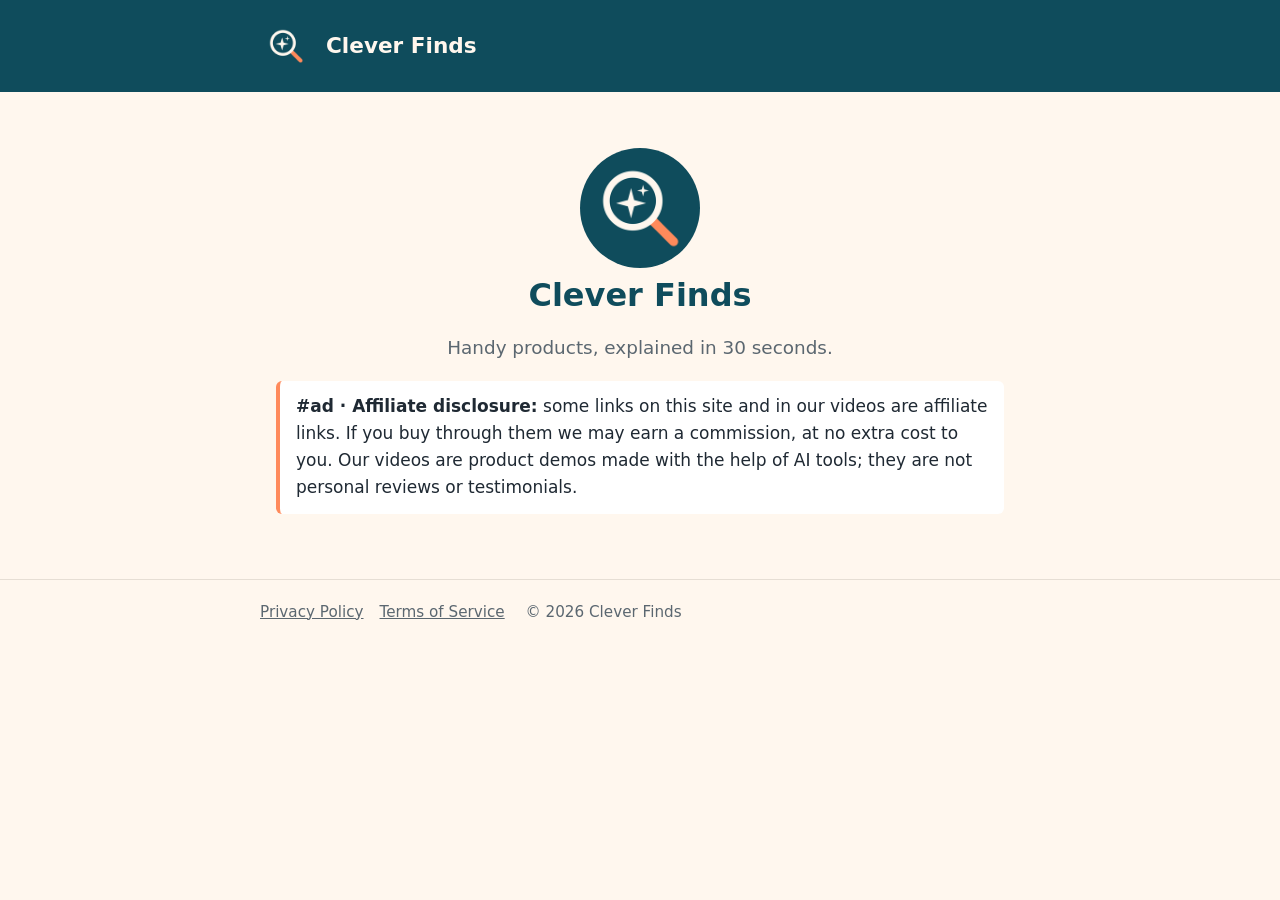
<file: index.html>
<!doctype html>
<html lang="en">
<head>
  <meta charset="utf-8">
  <meta name="viewport" content="width=device-width, initial-scale=1">
  <title>Clever Finds</title>
  <meta name="description" content="Clever Finds: handy products, explained in 30 seconds.">
  <link rel="icon" href="favicon.png">
  <link rel="stylesheet" href="style.css">
</head>
<body>
  <header><div class="wrap"><img src="logo.png" alt=""><a href="./">Clever Finds</a></div></header>
  <main class="wrap">
    <section class="hero">
      <img src="logo.png" alt="Clever Finds logo">
      <h1>Clever Finds</h1>
      <p>Handy products, explained in 30 seconds.</p>
    </section>
    <!-- Step 3 replaces this with the generated link-in-bio list of featured products. -->
    <p class="note"><strong>#ad · Affiliate disclosure:</strong> some links on this site and in our
      videos are affiliate links. If you buy through them we may earn a commission, at no extra cost
      to you. Our videos are product demos made with the help of AI tools; they are not personal
      reviews or testimonials.</p>
  </main>
  <footer><div class="wrap">
    <a href="privacy.html">Privacy Policy</a><a href="terms.html">Terms of Service</a>
    <span>© 2026 Clever Finds</span>
  </div></footer>
</body>
</html>
</file>
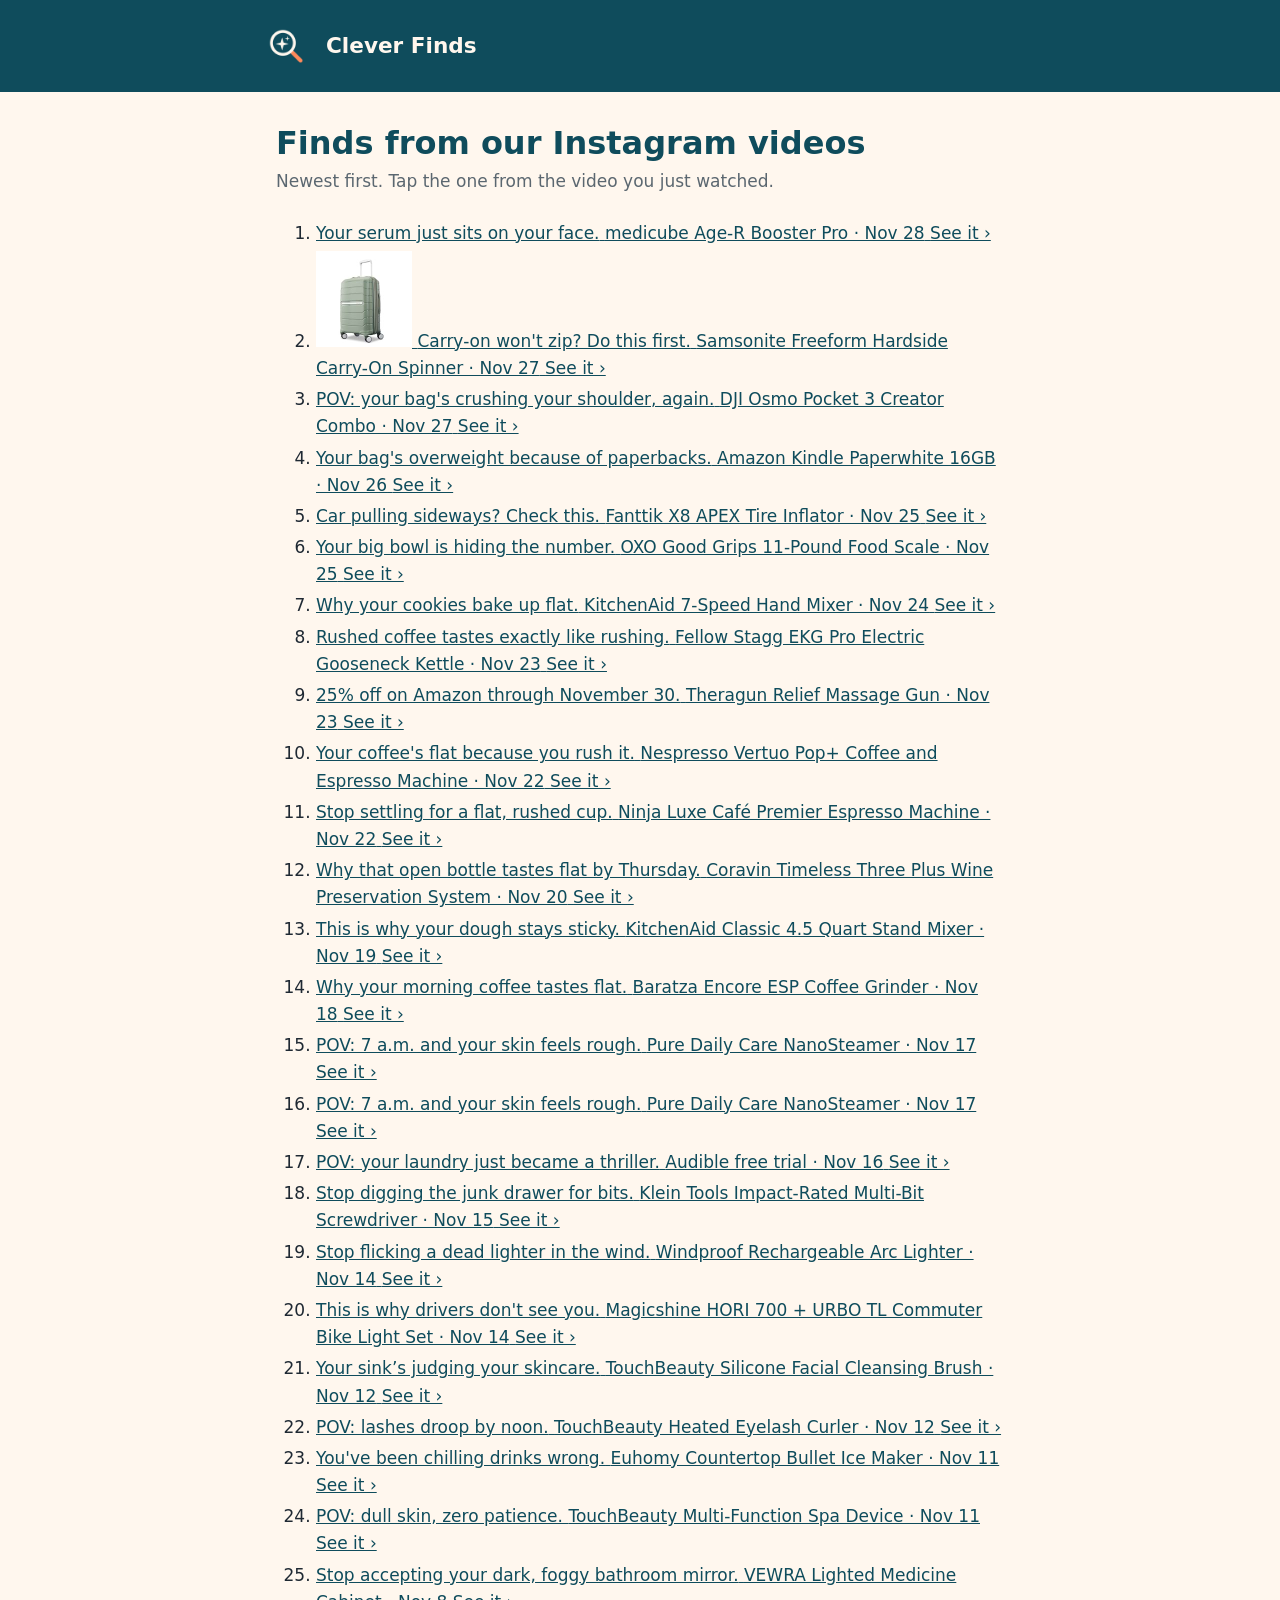
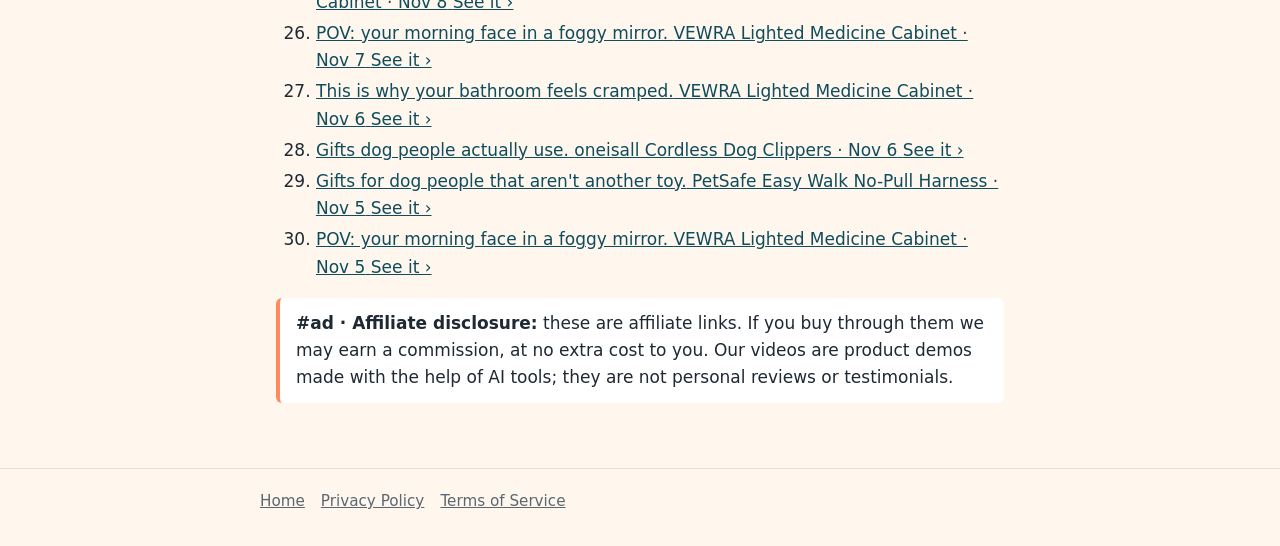
<file: instagram.html>
<!doctype html>
<html lang="en">
<head>
  <meta charset="utf-8">
  <meta name="viewport" content="width=device-width, initial-scale=1">
  <title>Clever Finds on Instagram</title>
  <meta name="description" content="The products from Clever Finds videos on Instagram.">
  <link rel="icon" href="favicon.png">
  <link rel="stylesheet" href="style.css">
</head>
<body>
  <header><div class="wrap"><img src="logo.png" alt=""><a href="./">Clever Finds</a></div></header>
  <main class="wrap">
    <h1>Finds from our Instagram videos</h1>
    <p class="updated">Newest first. Tap the one from the video you just watched.</p>
    
    <ol class="finds">
      
      <li>
        <a class="find" href="https://www.amazon.com/dp/B0CWK6YQ7V?tag=cleverfindsal-20" rel="sponsored noopener" target="_blank">
          
          <span class="find-hook">Your serum just sits on your face.</span>
          <span class="find-meta">medicube Age-R Booster Pro · Nov 28</span>
          <span class="find-go">See it ›</span>
        </a>
      </li>
      
      <li>
        <a class="find with-image" href="https://www.amazon.com/dp/B01LXOCTAZ?tag=cleverfindsal-20" rel="sponsored noopener" target="_blank">
          <img class="find-image" src="thumbs/234.jpg" alt="" width="96" height="96" loading="lazy">
          <span class="find-hook">Carry-on won&#39;t zip? Do this first.</span>
          <span class="find-meta">Samsonite Freeform Hardside Carry-On Spinner · Nov 27</span>
          <span class="find-go">See it ›</span>
        </a>
      </li>
      
      <li>
        <a class="find" href="https://www.amazon.com/dp/B0CG19FGQ5?tag=cleverfindsal-20" rel="sponsored noopener" target="_blank">
          
          <span class="find-hook">POV: your bag&#39;s crushing your shoulder, again.</span>
          <span class="find-meta">DJI Osmo Pocket 3 Creator Combo · Nov 27</span>
          <span class="find-go">See it ›</span>
        </a>
      </li>
      
      <li>
        <a class="find" href="https://www.amazon.com/dp/B0CFPJYX7P?tag=cleverfindsal-20" rel="sponsored noopener" target="_blank">
          
          <span class="find-hook">Your bag&#39;s overweight because of paperbacks.</span>
          <span class="find-meta">Amazon Kindle Paperwhite 16GB · Nov 26</span>
          <span class="find-go">See it ›</span>
        </a>
      </li>
      
      <li>
        <a class="find" href="https://www.amazon.com/dp/B0DFXRSFTV?tag=cleverfindsal-20" rel="sponsored noopener" target="_blank">
          
          <span class="find-hook">Car pulling sideways? Check this.</span>
          <span class="find-meta">Fanttik X8 APEX Tire Inflator · Nov 25</span>
          <span class="find-go">See it ›</span>
        </a>
      </li>
      
      <li>
        <a class="find" href="https://www.amazon.com/dp/B079D9B82W?tag=cleverfindsal-20" rel="sponsored noopener" target="_blank">
          
          <span class="find-hook">Your big bowl is hiding the number.</span>
          <span class="find-meta">OXO Good Grips 11-Pound Food Scale · Nov 25</span>
          <span class="find-go">See it ›</span>
        </a>
      </li>
      
      <li>
        <a class="find" href="https://www.amazon.com/dp/B00C0QJWAQ?tag=cleverfindsal-20" rel="sponsored noopener" target="_blank">
          
          <span class="find-hook">Why your cookies bake up flat.</span>
          <span class="find-meta">KitchenAid 7-Speed Hand Mixer · Nov 24</span>
          <span class="find-go">See it ›</span>
        </a>
      </li>
      
      <li>
        <a class="find" href="https://www.amazon.com/dp/B0BF7HJ8MX?tag=cleverfindsal-20" rel="sponsored noopener" target="_blank">
          
          <span class="find-hook">Rushed coffee tastes exactly like rushing.</span>
          <span class="find-meta">Fellow Stagg EKG Pro Electric Gooseneck Kettle · Nov 23</span>
          <span class="find-go">See it ›</span>
        </a>
      </li>
      
      <li>
        <a class="find" href="https://www.amazon.com/dp/B0CNS894RH?tag=cleverfindsal-20" rel="sponsored noopener" target="_blank">
          
          <span class="find-hook">25% off on Amazon through November 30.</span>
          <span class="find-meta">Theragun Relief Massage Gun · Nov 23</span>
          <span class="find-go">See it ›</span>
        </a>
      </li>
      
      <li>
        <a class="find" href="https://www.amazon.com/dp/B0DVD67F76?tag=cleverfindsal-20" rel="sponsored noopener" target="_blank">
          
          <span class="find-hook">Your coffee&#39;s flat because you rush it.</span>
          <span class="find-meta">Nespresso Vertuo Pop+ Coffee and Espresso Machine · Nov 22</span>
          <span class="find-go">See it ›</span>
        </a>
      </li>
      
      <li>
        <a class="find" href="https://www.amazon.com/dp/B0D45PK5V4?tag=cleverfindsal-20" rel="sponsored noopener" target="_blank">
          
          <span class="find-hook">Stop settling for a flat, rushed cup.</span>
          <span class="find-meta">Ninja Luxe Café Premier Espresso Machine · Nov 22</span>
          <span class="find-go">See it ›</span>
        </a>
      </li>
      
      <li>
        <a class="find" href="https://www.amazon.com/dp/B095BRZYP2?tag=cleverfindsal-20" rel="sponsored noopener" target="_blank">
          
          <span class="find-hook">Why that open bottle tastes flat by Thursday.</span>
          <span class="find-meta">Coravin Timeless Three Plus Wine Preservation System · Nov 20</span>
          <span class="find-go">See it ›</span>
        </a>
      </li>
      
      <li>
        <a class="find" href="https://www.amazon.com/dp/B00004SGFW?tag=cleverfindsal-20" rel="sponsored noopener" target="_blank">
          
          <span class="find-hook">This is why your dough stays sticky.</span>
          <span class="find-meta">KitchenAid Classic 4.5 Quart Stand Mixer · Nov 19</span>
          <span class="find-go">See it ›</span>
        </a>
      </li>
      
      <li>
        <a class="find" href="https://www.amazon.com/dp/B0BW272XCV?tag=cleverfindsal-20" rel="sponsored noopener" target="_blank">
          
          <span class="find-hook">Why your morning coffee tastes flat.</span>
          <span class="find-meta">Baratza Encore ESP Coffee Grinder · Nov 18</span>
          <span class="find-go">See it ›</span>
        </a>
      </li>
      
      <li>
        <a class="find" href="https://www.amazon.com/dp/B01BPKUCRE?tag=cleverfindsal-20" rel="sponsored noopener" target="_blank">
          
          <span class="find-hook">POV: 7 a.m. and your skin feels rough.</span>
          <span class="find-meta">Pure Daily Care NanoSteamer · Nov 17</span>
          <span class="find-go">See it ›</span>
        </a>
      </li>
      
      <li>
        <a class="find" href="https://www.amazon.com/dp/B01BPKUCRE?tag=cleverfindsal-20" rel="sponsored noopener" target="_blank">
          
          <span class="find-hook">POV: 7 a.m. and your skin feels rough.</span>
          <span class="find-meta">Pure Daily Care NanoSteamer · Nov 17</span>
          <span class="find-go">See it ›</span>
        </a>
      </li>
      
      <li>
        <a class="find" href="https://www.amazon.com/dp/B00NB86OYE?tag=cleverfindsal-20" rel="sponsored noopener" target="_blank">
          
          <span class="find-hook">POV: your laundry just became a thriller.</span>
          <span class="find-meta">Audible free trial · Nov 16</span>
          <span class="find-go">See it ›</span>
        </a>
      </li>
      
      <li>
        <a class="find" href="https://www.amazon.com/dp/B0DK2H7G5G?tag=cleverfindsal-20" rel="sponsored noopener" target="_blank">
          
          <span class="find-hook">Stop digging the junk drawer for bits.</span>
          <span class="find-meta">Klein Tools Impact-Rated Multi-Bit Screwdriver · Nov 15</span>
          <span class="find-go">See it ›</span>
        </a>
      </li>
      
      <li>
        <a class="find" href="https://www.amazon.com/dp/B0D4PHGPMN?tag=cleverfindsal-20" rel="sponsored noopener" target="_blank">
          
          <span class="find-hook">Stop flicking a dead lighter in the wind.</span>
          <span class="find-meta">Windproof Rechargeable Arc Lighter · Nov 14</span>
          <span class="find-go">See it ›</span>
        </a>
      </li>
      
      <li>
        <a class="find" href="https://www.awin1.com/cread.php?awinmid=107838&amp;awinaffid=3143219&amp;clickref=instagram-132&amp;campaign=instagram-132&amp;ued=https%3A%2F%2Fmagicshine.com%2Fproducts%2Fhori-700-urbo-tl-bundle%3Fvariant%3D46823454670985" rel="sponsored noopener" target="_blank">
          
          <span class="find-hook">This is why drivers don&#39;t see you.</span>
          <span class="find-meta">Magicshine HORI 700 + URBO TL Commuter Bike Light Set · Nov 14</span>
          <span class="find-go">See it ›</span>
        </a>
      </li>
      
      <li>
        <a class="find" href="https://www.awin1.com/cread.php?awinmid=121158&amp;awinaffid=3143219&amp;clickref=instagram-94&amp;campaign=instagram-94&amp;ued=https%3A%2F%2Ftouchbeauty.com%2Fproducts%2Fsonic-facial-cleanser%3Fvariant%3D47794416025829" rel="sponsored noopener" target="_blank">
          
          <span class="find-hook">Your sink’s judging your skincare.</span>
          <span class="find-meta">TouchBeauty Silicone Facial Cleansing Brush · Nov 12</span>
          <span class="find-go">See it ›</span>
        </a>
      </li>
      
      <li>
        <a class="find" href="https://www.awin1.com/cread.php?awinmid=121158&amp;awinaffid=3143219&amp;clickref=instagram-105&amp;campaign=instagram-105&amp;ued=https%3A%2F%2Ftouchbeauty.com%2Fproducts%2Fheated-eyelash-curler%3Fvariant%3D47618374959333" rel="sponsored noopener" target="_blank">
          
          <span class="find-hook">POV: lashes droop by noon.</span>
          <span class="find-meta">TouchBeauty Heated Eyelash Curler · Nov 12</span>
          <span class="find-go">See it ›</span>
        </a>
      </li>
      
      <li>
        <a class="find" href="https://www.awin1.com/cread.php?awinmid=123988&amp;awinaffid=3143219&amp;clickref=instagram-90&amp;campaign=instagram-90&amp;ued=https%3A%2F%2Fwww.euhomy.com%2Fproducts%2Fdart-h1-countertop-ice-maker-26-3lbs%3Fvariant%3D44617649062066" rel="sponsored noopener" target="_blank">
          
          <span class="find-hook">You&#39;ve been chilling drinks wrong.</span>
          <span class="find-meta">Euhomy Countertop Bullet Ice Maker · Nov 11</span>
          <span class="find-go">See it ›</span>
        </a>
      </li>
      
      <li>
        <a class="find" href="https://www.awin1.com/cread.php?awinmid=121158&amp;awinaffid=3143219&amp;clickref=instagram-86&amp;campaign=instagram-86&amp;ued=https%3A%2F%2Ftouchbeauty.com%2Fproducts%2Fmulti-function-massager%3Fvariant%3D31826603573385" rel="sponsored noopener" target="_blank">
          
          <span class="find-hook">POV: dull skin, zero patience.</span>
          <span class="find-meta">TouchBeauty Multi-Function Spa Device · Nov 11</span>
          <span class="find-go">See it ›</span>
        </a>
      </li>
      
      <li>
        <a class="find" href="https://www.awin1.com/cread.php?awinmid=99013&amp;awinaffid=3143219&amp;clickref=instagram-68&amp;campaign=instagram-68&amp;ued=https%3A%2F%2Fsimpleprojectus.com%2Fproducts%2Flighted-medicine-cabinet-20-30-left-hinged%3Fvariant%3D46213291835649" rel="sponsored noopener" target="_blank">
          
          <span class="find-hook">Stop accepting your dark, foggy bathroom mirror.</span>
          <span class="find-meta">VEWRA Lighted Medicine Cabinet · Nov 8</span>
          <span class="find-go">See it ›</span>
        </a>
      </li>
      
      <li>
        <a class="find" href="https://www.awin1.com/cread.php?awinmid=99013&amp;awinaffid=3143219&amp;clickref=instagram-47&amp;campaign=instagram-47&amp;ued=https%3A%2F%2Fsimpleprojectus.com%2Fproducts%2Flighted-medicine-cabinet-20-30-left-hinged%3Fvariant%3D46213291835649" rel="sponsored noopener" target="_blank">
          
          <span class="find-hook">POV: your morning face in a foggy mirror.</span>
          <span class="find-meta">VEWRA Lighted Medicine Cabinet · Nov 7</span>
          <span class="find-go">See it ›</span>
        </a>
      </li>
      
      <li>
        <a class="find" href="https://www.awin1.com/cread.php?awinmid=99013&amp;awinaffid=3143219&amp;clickref=instagram-43&amp;campaign=instagram-43&amp;ued=https%3A%2F%2Fsimpleprojectus.com%2Fproducts%2Flighted-medicine-cabinet-20-30-left-hinged%3Fvariant%3D46213291835649" rel="sponsored noopener" target="_blank">
          
          <span class="find-hook">This is why your bathroom feels cramped.</span>
          <span class="find-meta">VEWRA Lighted Medicine Cabinet · Nov 6</span>
          <span class="find-go">See it ›</span>
        </a>
      </li>
      
      <li>
        <a class="find" href="https://www.amazon.com/dp/B0DCZ9WN8Q?tag=cleverfindsal-20" rel="sponsored noopener" target="_blank">
          
          <span class="find-hook">Gifts dog people actually use.</span>
          <span class="find-meta">oneisall Cordless Dog Clippers · Nov 6</span>
          <span class="find-go">See it ›</span>
        </a>
      </li>
      
      <li>
        <a class="find" href="https://www.amazon.com/dp/B000E69VDC?tag=cleverfindsal-20" rel="sponsored noopener" target="_blank">
          
          <span class="find-hook">Gifts for dog people that aren&#39;t another toy.</span>
          <span class="find-meta">PetSafe Easy Walk No-Pull Harness · Nov 5</span>
          <span class="find-go">See it ›</span>
        </a>
      </li>
      
      <li>
        <a class="find" href="https://www.awin1.com/cread.php?awinmid=99013&amp;awinaffid=3143219&amp;clickref=instagram-36&amp;campaign=instagram-36&amp;ued=https%3A%2F%2Fsimpleprojectus.com%2Fproducts%2Flighted-medicine-cabinet-20-30-left-hinged%3Fvariant%3D46213291835649" rel="sponsored noopener" target="_blank">
          
          <span class="find-hook">POV: your morning face in a foggy mirror.</span>
          <span class="find-meta">VEWRA Lighted Medicine Cabinet · Nov 5</span>
          <span class="find-go">See it ›</span>
        </a>
      </li>
      
    </ol>
    
    <p class="note"><strong>#ad · Affiliate disclosure:</strong> these are affiliate links. If you buy
      through them we may earn a commission, at no extra cost to you. Our videos are product demos
      made with the help of AI tools; they are not personal reviews or testimonials.</p>
  </main>
  <footer><div class="wrap">
    <a href="./">Home</a><a href="privacy.html">Privacy Policy</a><a href="terms.html">Terms of Service</a>
  </div></footer>
</body>
</html>
</file>
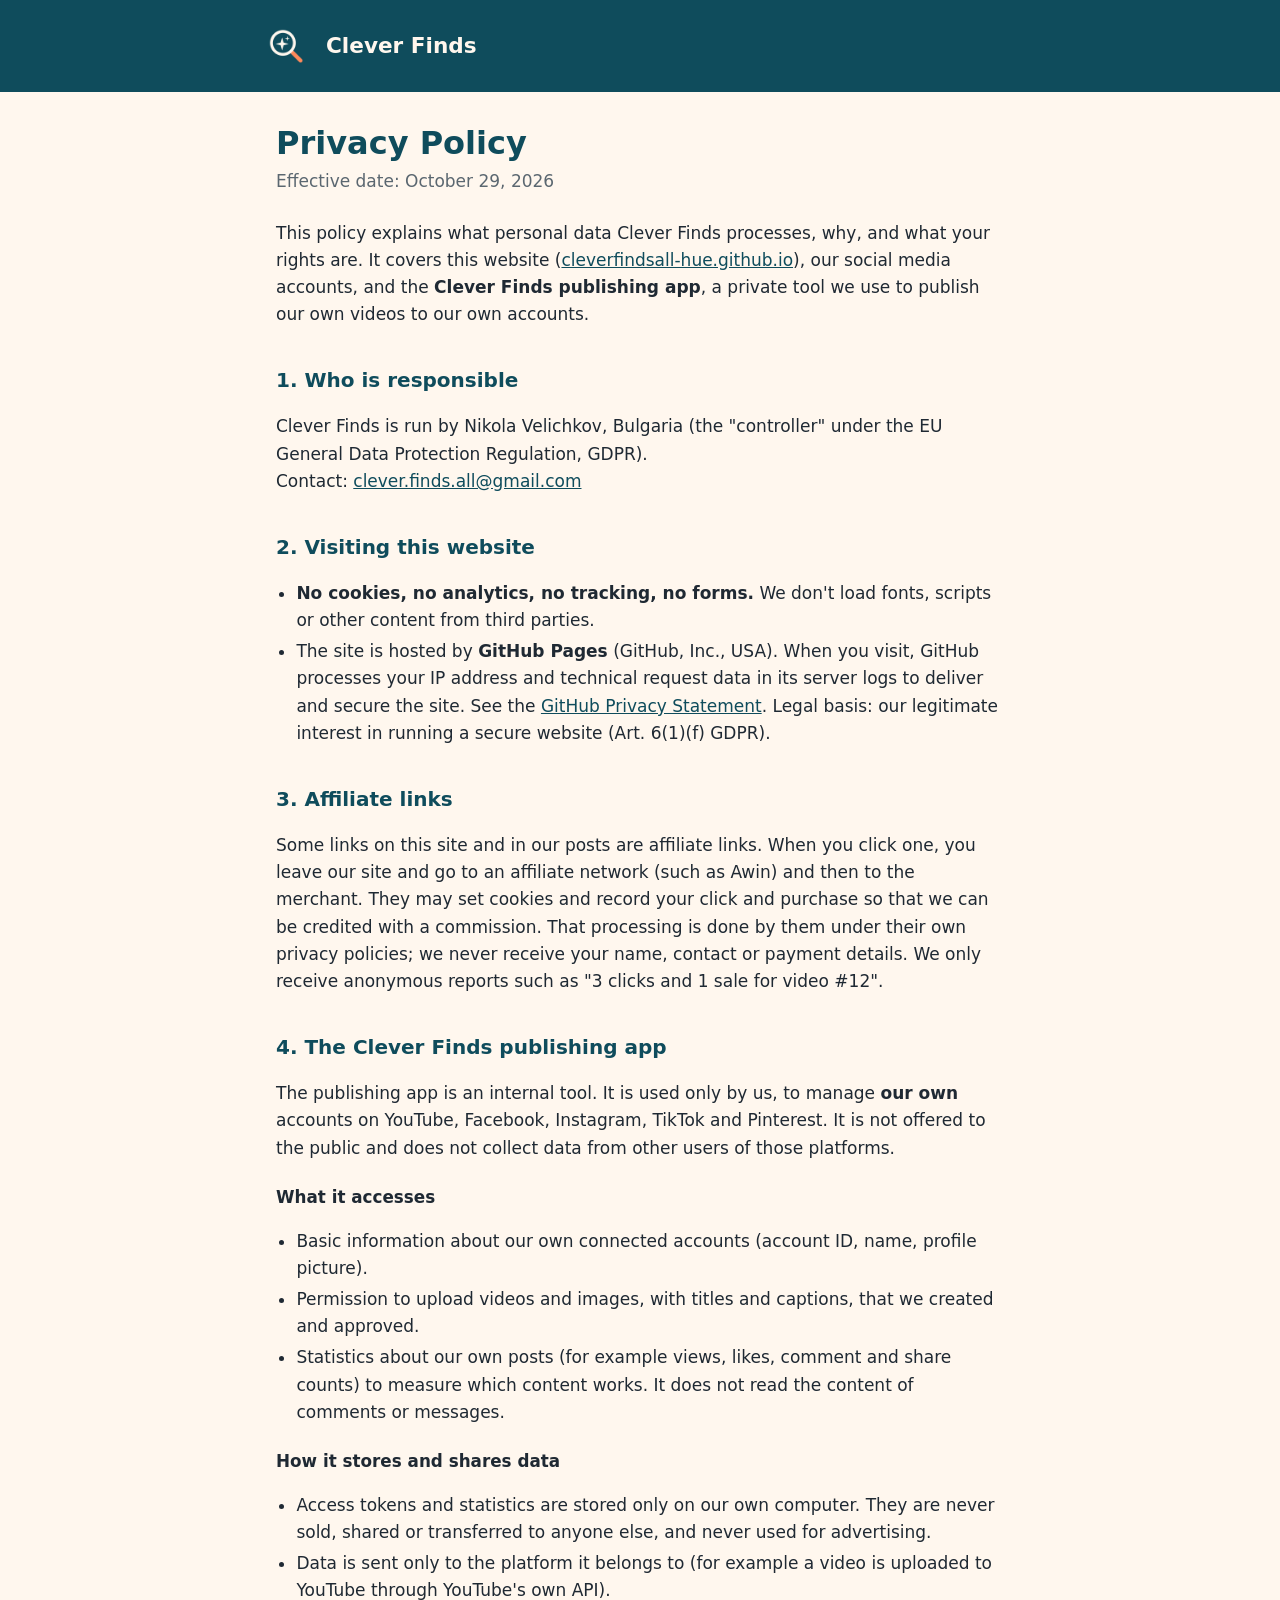
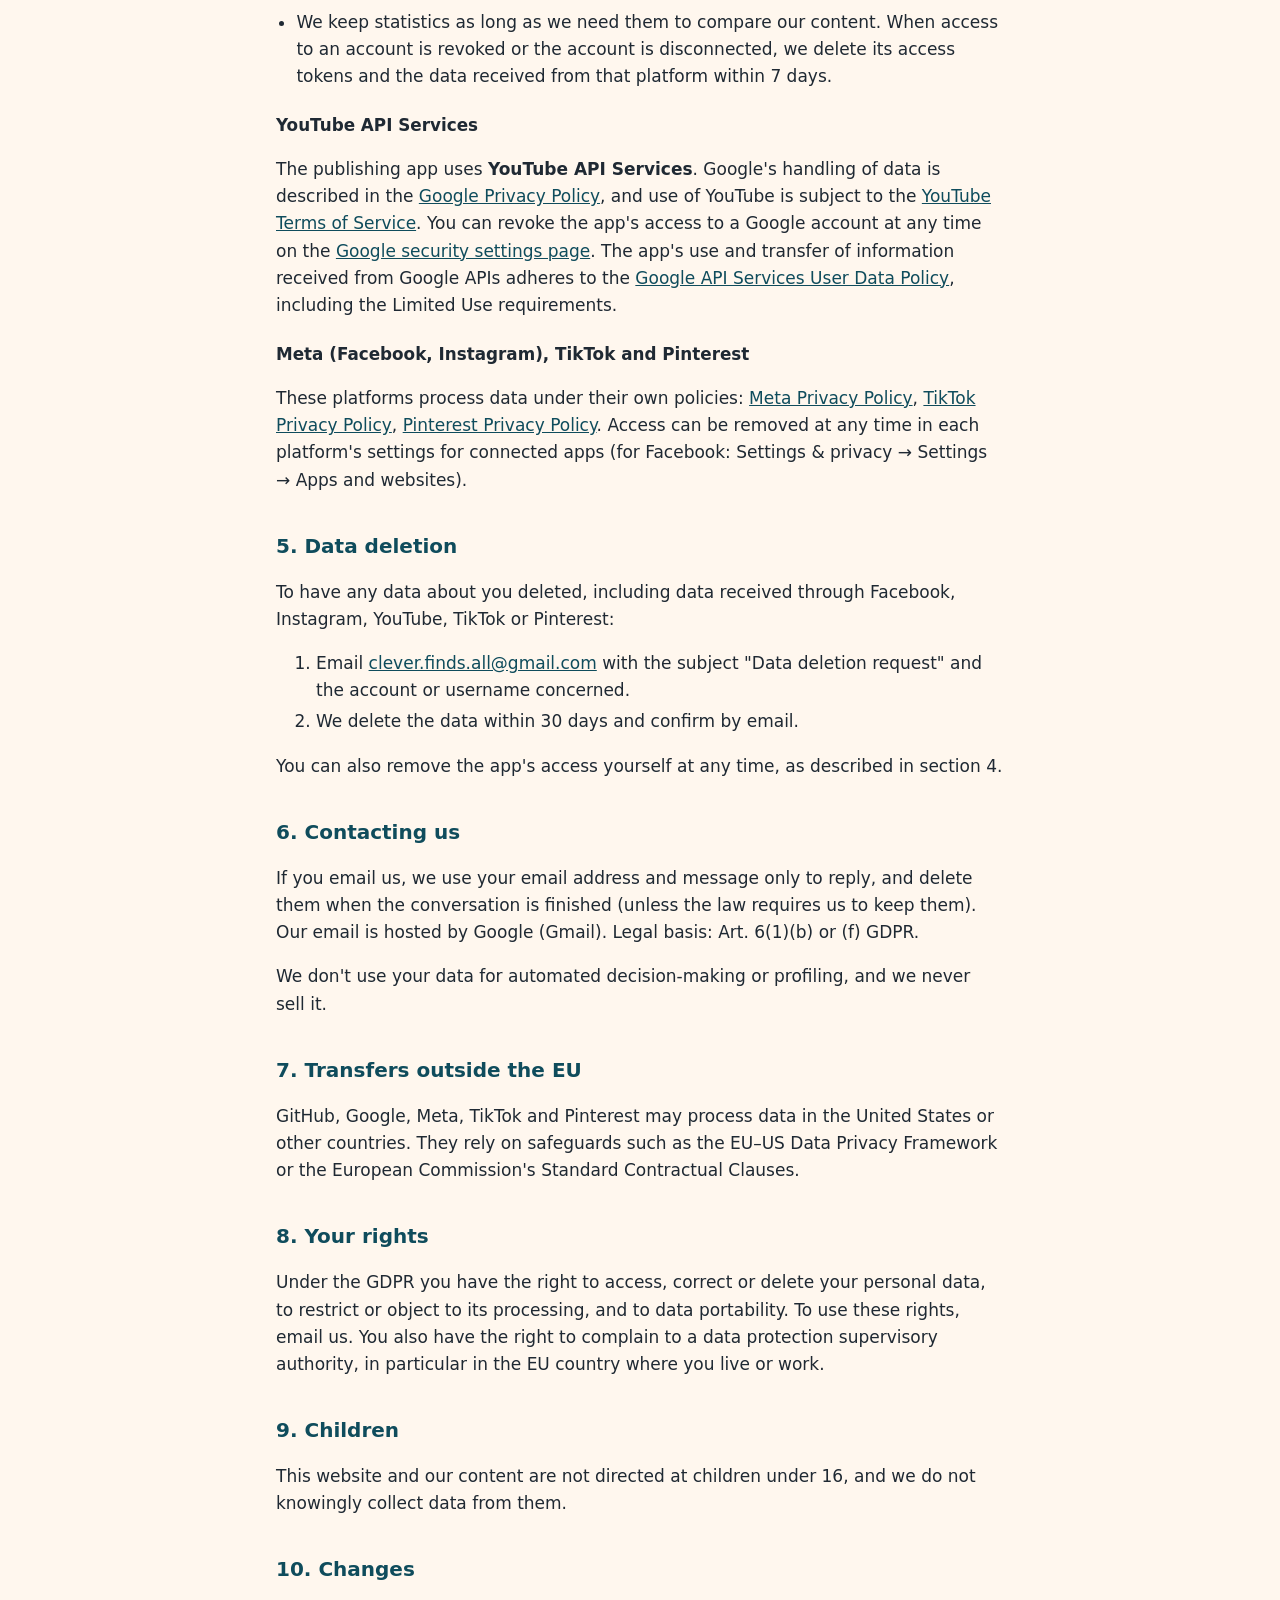
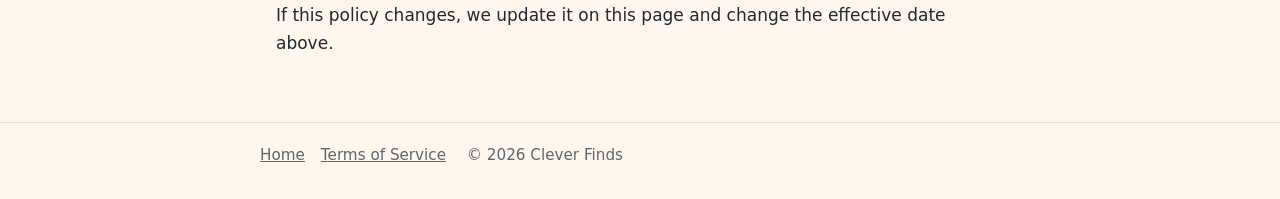
<file: privacy.html>
<!doctype html>
<html lang="en">
<head>
  <meta charset="utf-8">
  <meta name="viewport" content="width=device-width, initial-scale=1">
  <title>Privacy Policy · Clever Finds</title>
  <link rel="icon" href="favicon.png">
  <link rel="stylesheet" href="style.css">
</head>
<body>
  <header><div class="wrap"><img src="logo.png" alt=""><a href="./">Clever Finds</a></div></header>
  <main class="wrap">
    <h1>Privacy Policy</h1>
    <p class="updated">Effective date: October 29, 2026</p>

    <p>This policy explains what personal data Clever Finds processes, why, and what your rights are.
      It covers this website (<a href="https://cleverfindsall-hue.github.io/">cleverfindsall-hue.github.io</a>),
      our social media accounts, and the <strong>Clever Finds publishing app</strong>, a private tool we
      use to publish our own videos to our own accounts.</p>

    <h2 id="controller">1. Who is responsible</h2>
    <p>Clever Finds is run by Nikola Velichkov, Bulgaria (the "controller" under the EU General Data
      Protection Regulation, GDPR).<br>
      Contact: <a href="mailto:clever.finds.all@gmail.com">clever.finds.all@gmail.com</a></p>

    <h2 id="website">2. Visiting this website</h2>
    <ul>
      <li><strong>No cookies, no analytics, no tracking, no forms.</strong> We don't load fonts, scripts
        or other content from third parties.</li>
      <li>The site is hosted by <strong>GitHub Pages</strong> (GitHub, Inc., USA). When you visit, GitHub
        processes your IP address and technical request data in its server logs to deliver and secure
        the site. See the
        <a href="https://docs.github.com/en/site-policy/privacy-policies/github-general-privacy-statement">GitHub
        Privacy Statement</a>. Legal basis: our legitimate interest in running a secure website
        (Art. 6(1)(f) GDPR).</li>
    </ul>

    <h2 id="affiliate">3. Affiliate links</h2>
    <p>Some links on this site and in our posts are affiliate links. When you click one, you leave our
      site and go to an affiliate network (such as Awin) and then to the merchant. They may set cookies and
      record your click and purchase so that we can be credited with a commission. That processing is done
      by them under their own privacy policies; we never receive your name, contact or payment details.
      We only receive anonymous reports such as "3 clicks and 1 sale for video #12".</p>

    <h2 id="app">4. The Clever Finds publishing app</h2>
    <p>The publishing app is an internal tool. It is used only by us, to manage
      <strong>our own</strong> accounts on YouTube, Facebook, Instagram, TikTok and Pinterest. It is not
      offered to the public and does not collect data from other users of those platforms.</p>
    <h3>What it accesses</h3>
    <ul>
      <li>Basic information about our own connected accounts (account ID, name, profile picture).</li>
      <li>Permission to upload videos and images, with titles and captions, that we created and
        approved.</li>
      <li>Statistics about our own posts (for example views, likes, comment and share counts) to measure
        which content works. It does not read the content of comments or messages.</li>
    </ul>
    <h3>How it stores and shares data</h3>
    <ul>
      <li>Access tokens and statistics are stored only on our own computer. They are never sold, shared or
        transferred to anyone else, and never used for advertising.</li>
      <li>Data is sent only to the platform it belongs to (for example a video is uploaded to YouTube
        through YouTube's own API).</li>
      <li>We keep statistics as long as we need them to compare our content. When access to an account
        is revoked or the account is disconnected, we delete its access tokens and the data received
        from that platform within 7 days.</li>
    </ul>

    <h3 id="youtube">YouTube API Services</h3>
    <p>The publishing app uses <strong>YouTube API Services</strong>. Google's handling of data is
      described in the <a href="https://policies.google.com/privacy">Google Privacy Policy</a>, and use
      of YouTube is subject to the <a href="https://www.youtube.com/t/terms">YouTube Terms of Service</a>.
      You can revoke the app's access to a Google account at any time on the
      <a href="https://security.google.com/settings/security/permissions">Google security settings
      page</a>. The app's use and transfer of information received from Google APIs adheres to the
      <a href="https://developers.google.com/terms/api-services-user-data-policy">Google API Services
      User Data Policy</a>, including the Limited Use requirements.</p>

    <h3 id="other-platforms">Meta (Facebook, Instagram), TikTok and Pinterest</h3>
    <p>These platforms process data under their own policies:
      <a href="https://www.facebook.com/privacy/policy/">Meta Privacy Policy</a>,
      <a href="https://www.tiktok.com/legal/page/eea/privacy-policy/en">TikTok Privacy Policy</a>,
      <a href="https://policy.pinterest.com/en/privacy-policy">Pinterest Privacy Policy</a>.
      Access can be removed at any time in each platform's settings for connected apps (for Facebook:
      Settings &amp; privacy → Settings → Apps and websites).</p>

    <h2 id="data-deletion">5. Data deletion</h2>
    <p>To have any data about you deleted, including data received through Facebook, Instagram, YouTube,
      TikTok or Pinterest:</p>
    <ol>
      <li>Email <a href="mailto:clever.finds.all@gmail.com?subject=Data%20deletion%20request">clever.finds.all@gmail.com</a>
        with the subject "Data deletion request" and the account or username concerned.</li>
      <li>We delete the data within 30 days and confirm by email.</li>
    </ol>
    <p>You can also remove the app's access yourself at any time, as described in section 4.</p>

    <h2 id="contact">6. Contacting us</h2>
    <p>If you email us, we use your email address and message only to reply, and delete them when the
      conversation is finished (unless the law requires us to keep them). Our email is hosted by Google
      (Gmail). Legal basis: Art. 6(1)(b) or (f) GDPR.</p>
    <p>We don't use your data for automated decision-making or profiling, and we never sell it.</p>

    <h2 id="transfers">7. Transfers outside the EU</h2>
    <p>GitHub, Google, Meta, TikTok and Pinterest may process data in the United States or other
      countries. They rely on safeguards such as the EU–US Data Privacy Framework or the European
      Commission's Standard Contractual Clauses.</p>

    <h2 id="rights">8. Your rights</h2>
    <p>Under the GDPR you have the right to access, correct or delete your personal data, to restrict
      or object to its processing, and to data portability. To use these rights, email us. You also have
      the right to complain to a data protection supervisory authority, in particular in the EU country
      where you live or work.</p>

    <h2 id="children">9. Children</h2>
    <p>This website and our content are not directed at children under 16, and we do not knowingly
      collect data from them.</p>

    <h2 id="changes">10. Changes</h2>
    <p>If this policy changes, we update it on this page and change the effective date above.</p>
  </main>
  <footer><div class="wrap">
    <a href="./">Home</a><a href="terms.html">Terms of Service</a>
    <span>© 2026 Clever Finds</span>
  </div></footer>
</body>
</html>
</file>
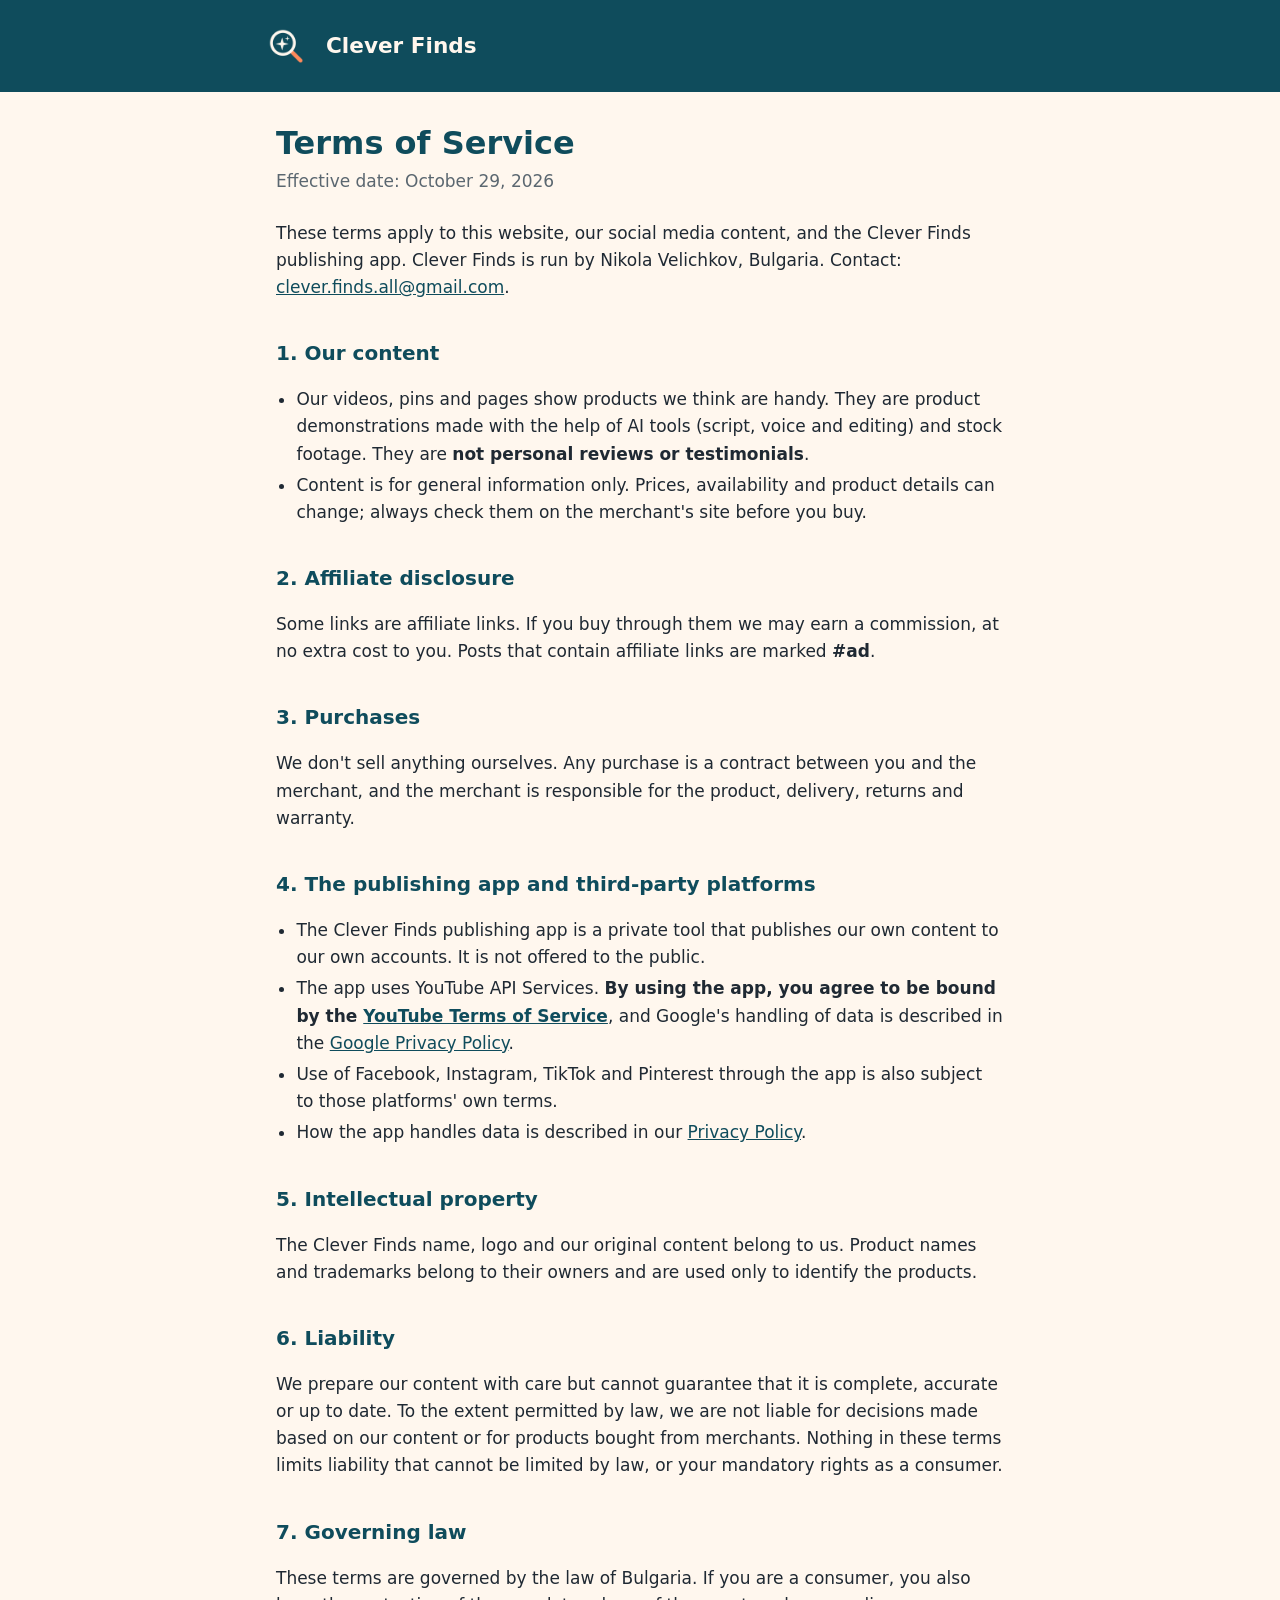
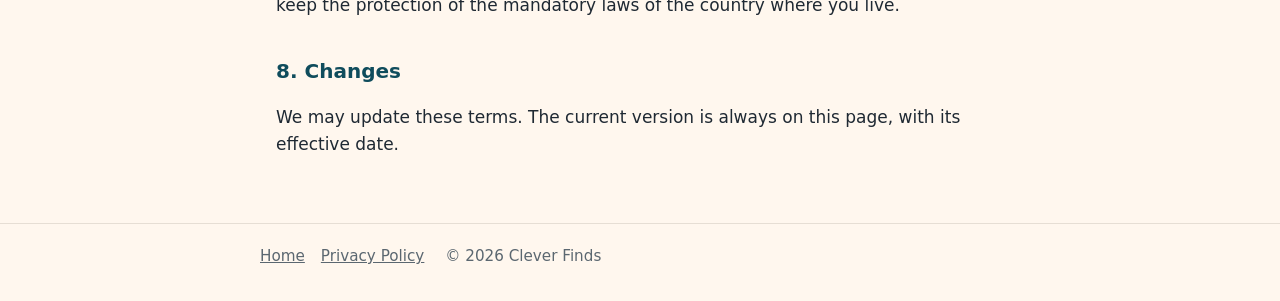
<file: terms.html>
<!doctype html>
<html lang="en">
<head>
  <meta charset="utf-8">
  <meta name="viewport" content="width=device-width, initial-scale=1">
  <title>Terms of Service · Clever Finds</title>
  <link rel="icon" href="favicon.png">
  <link rel="stylesheet" href="style.css">
</head>
<body>
  <header><div class="wrap"><img src="logo.png" alt=""><a href="./">Clever Finds</a></div></header>
  <main class="wrap">
    <h1>Terms of Service</h1>
    <p class="updated">Effective date: October 29, 2026</p>

    <p>These terms apply to this website, our social media content, and the Clever Finds publishing app.
      Clever Finds is run by Nikola Velichkov, Bulgaria. Contact:
      <a href="mailto:clever.finds.all@gmail.com">clever.finds.all@gmail.com</a>.</p>

    <h2 id="content">1. Our content</h2>
    <ul>
      <li>Our videos, pins and pages show products we think are handy. They are product demonstrations
        made with the help of AI tools (script, voice and editing) and stock footage. They are
        <strong>not personal reviews or testimonials</strong>.</li>
      <li>Content is for general information only. Prices, availability and product details can change;
        always check them on the merchant's site before you buy.</li>
    </ul>

    <h2 id="affiliate">2. Affiliate disclosure</h2>
    <p>Some links are affiliate links. If you buy through them we may earn a commission, at no extra cost
      to you. Posts that contain affiliate links are marked <strong>#ad</strong>.</p>

    <h2 id="purchases">3. Purchases</h2>
    <p>We don't sell anything ourselves. Any purchase is a contract between you and the merchant, and the
      merchant is responsible for the product, delivery, returns and warranty.</p>

    <h2 id="app">4. The publishing app and third-party platforms</h2>
    <ul>
      <li>The Clever Finds publishing app is a private tool that publishes our own content to our own
        accounts. It is not offered to the public.</li>
      <li>The app uses YouTube API Services. <strong>By using the app, you agree to be bound by the
        <a href="https://www.youtube.com/t/terms">YouTube Terms of Service</a></strong>, and Google's
        handling of data is described in the
        <a href="https://policies.google.com/privacy">Google Privacy Policy</a>.</li>
      <li>Use of Facebook, Instagram, TikTok and Pinterest through the app is also subject to those
        platforms' own terms.</li>
      <li>How the app handles data is described in our <a href="privacy.html">Privacy Policy</a>.</li>
    </ul>

    <h2 id="ip">5. Intellectual property</h2>
    <p>The Clever Finds name, logo and our original content belong to us. Product names and trademarks
      belong to their owners and are used only to identify the products.</p>

    <h2 id="liability">6. Liability</h2>
    <p>We prepare our content with care but cannot guarantee that it is complete, accurate or up to date.
      To the extent permitted by law, we are not liable for decisions made based on our content or for
      products bought from merchants. Nothing in these terms limits liability that cannot be limited by
      law, or your mandatory rights as a consumer.</p>

    <h2 id="law">7. Governing law</h2>
    <p>These terms are governed by the law of Bulgaria. If you are a consumer, you also keep the
      protection of the mandatory laws of the country where you live.</p>

    <h2 id="changes">8. Changes</h2>
    <p>We may update these terms. The current version is always on this page, with its effective date.</p>
  </main>
  <footer><div class="wrap">
    <a href="./">Home</a><a href="privacy.html">Privacy Policy</a>
    <span>© 2026 Clever Finds</span>
  </div></footer>
</body>
</html>
</file>
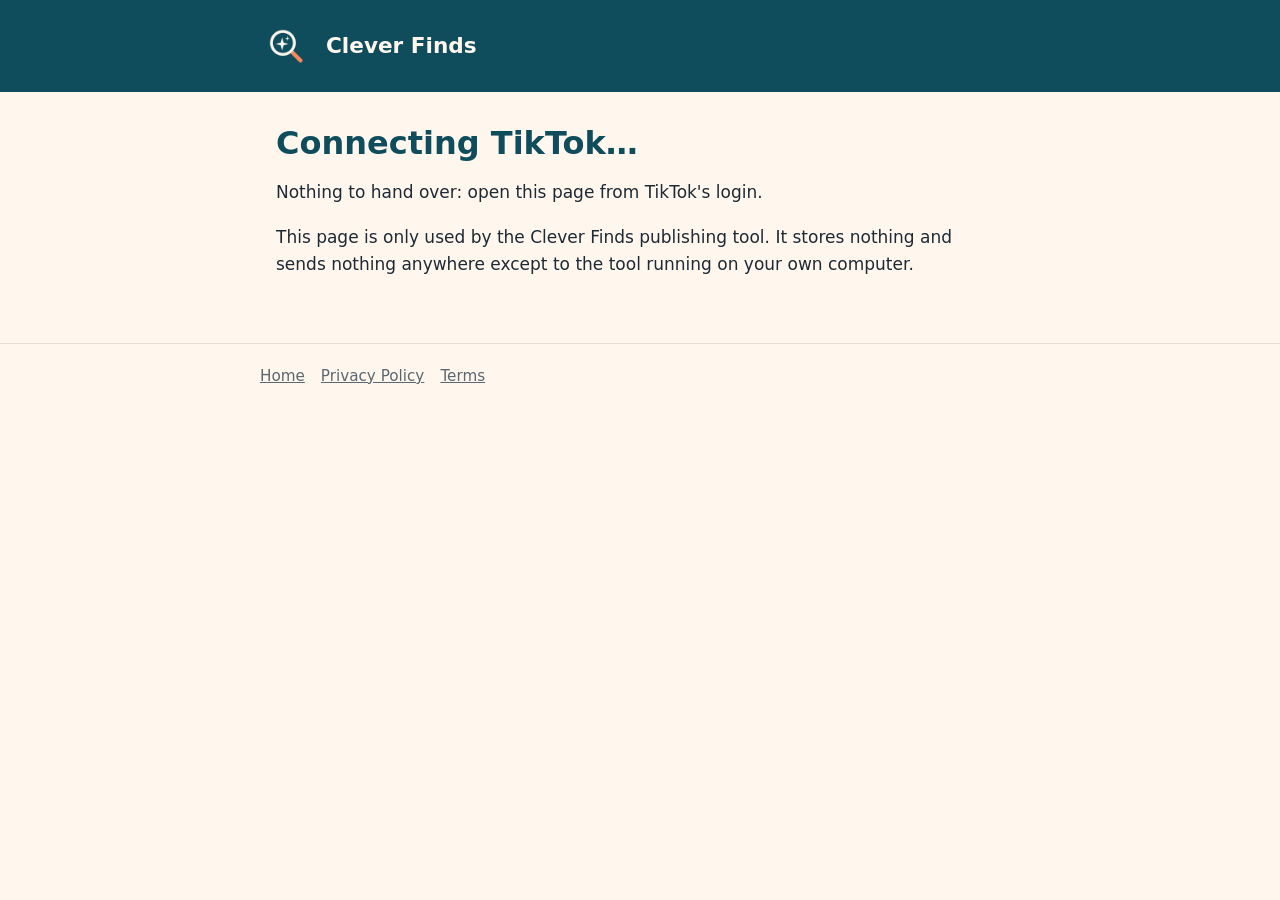
<file: tiktok-callback.html>
<!doctype html>
<html lang="en">
<head>
  <meta charset="utf-8">
  <meta name="viewport" content="width=device-width, initial-scale=1">
  <meta name="robots" content="noindex">
  <title>Connecting TikTok · Clever Finds</title>
  <link rel="icon" href="favicon.png">
  <link rel="stylesheet" href="style.css">
</head>
<body>
  <header><div class="wrap"><img src="logo.png" alt=""><a href="./">Clever Finds</a></div></header>
  <main class="wrap">
    <h1>Connecting TikTok…</h1>
    <p id="status">Handing TikTok's answer to the Clever Finds publisher on this computer.</p>
    <p>This page is only used by the Clever Finds publishing tool. It stores nothing and sends
      nothing anywhere except to the tool running on your own computer.</p>
  </main>
  <script>
    // TikTok's Login Kit for web apps needs an https redirect, but the publisher waits on this
    // computer: pass the answer (code, state or error) on to it. Nothing leaves the browser.
    (function () {
      var query = window.location.search;
      if (!query) {
        document.getElementById("status").textContent = "Nothing to hand over: open this page from TikTok's login.";
        return;
      }
      window.location.replace("http://127.0.0.1:8086/" + query);
    })();
  </script>
  <footer><div class="wrap">
    <a href="./">Home</a><a href="privacy.html">Privacy Policy</a><a href="terms.html">Terms</a>
  </div></footer>
</body>
</html>
</file>
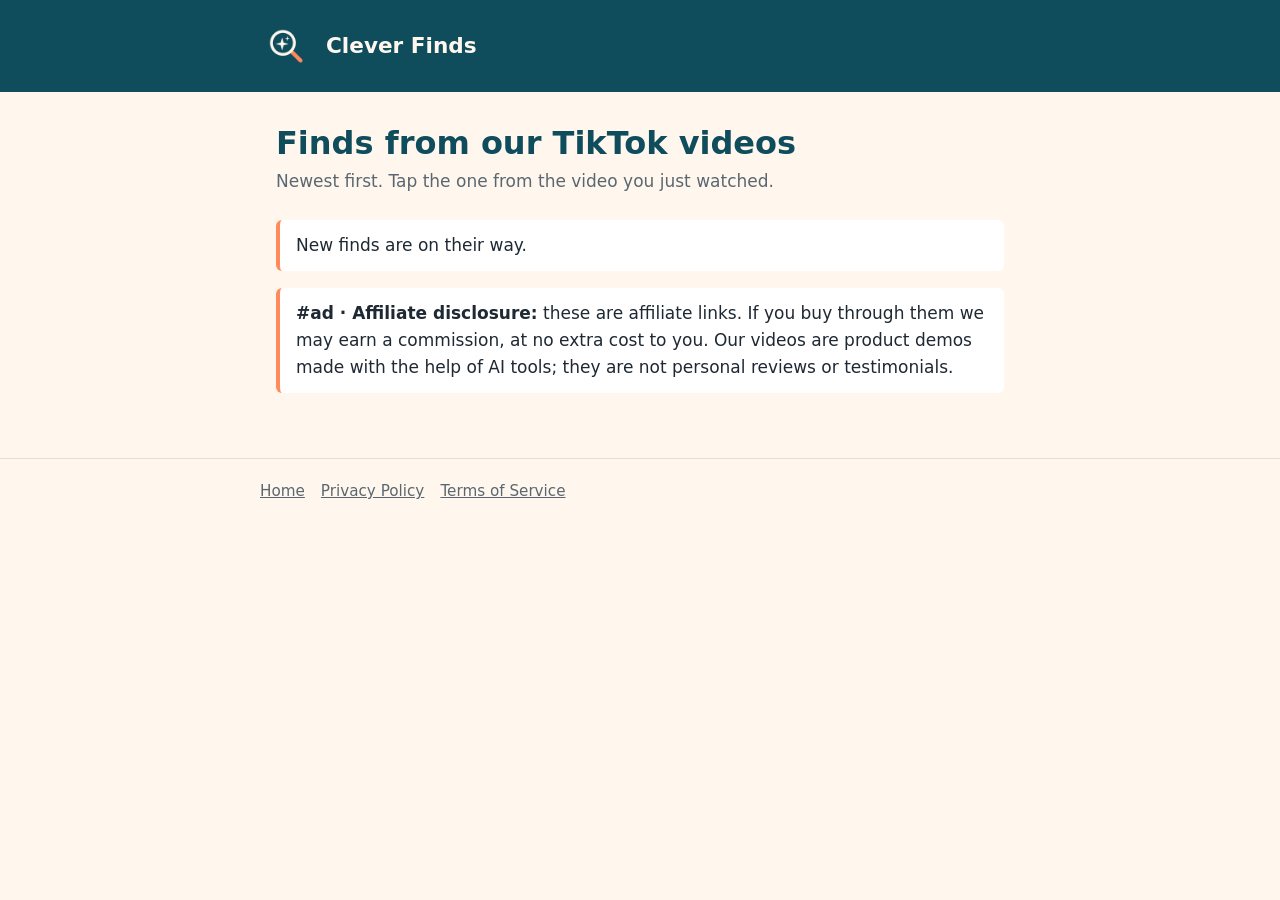
<file: tiktok.html>
<!doctype html>
<html lang="en">
<head>
  <meta charset="utf-8">
  <meta name="viewport" content="width=device-width, initial-scale=1">
  <title>Clever Finds on TikTok</title>
  <meta name="description" content="The products from Clever Finds videos on TikTok.">
  <link rel="icon" href="favicon.png">
  <link rel="stylesheet" href="style.css">
</head>
<body>
  <header><div class="wrap"><img src="logo.png" alt=""><a href="./">Clever Finds</a></div></header>
  <main class="wrap">
    <h1>Finds from our TikTok videos</h1>
    <p class="updated">Newest first. Tap the one from the video you just watched.</p>
    
    <p class="note">New finds are on their way.</p>
    
    <p class="note"><strong>#ad · Affiliate disclosure:</strong> these are affiliate links. If you buy
      through them we may earn a commission, at no extra cost to you. Our videos are product demos
      made with the help of AI tools; they are not personal reviews or testimonials.</p>
  </main>
  <footer><div class="wrap">
    <a href="./">Home</a><a href="privacy.html">Privacy Policy</a><a href="terms.html">Terms of Service</a>
  </div></footer>
</body>
</html>
</file>
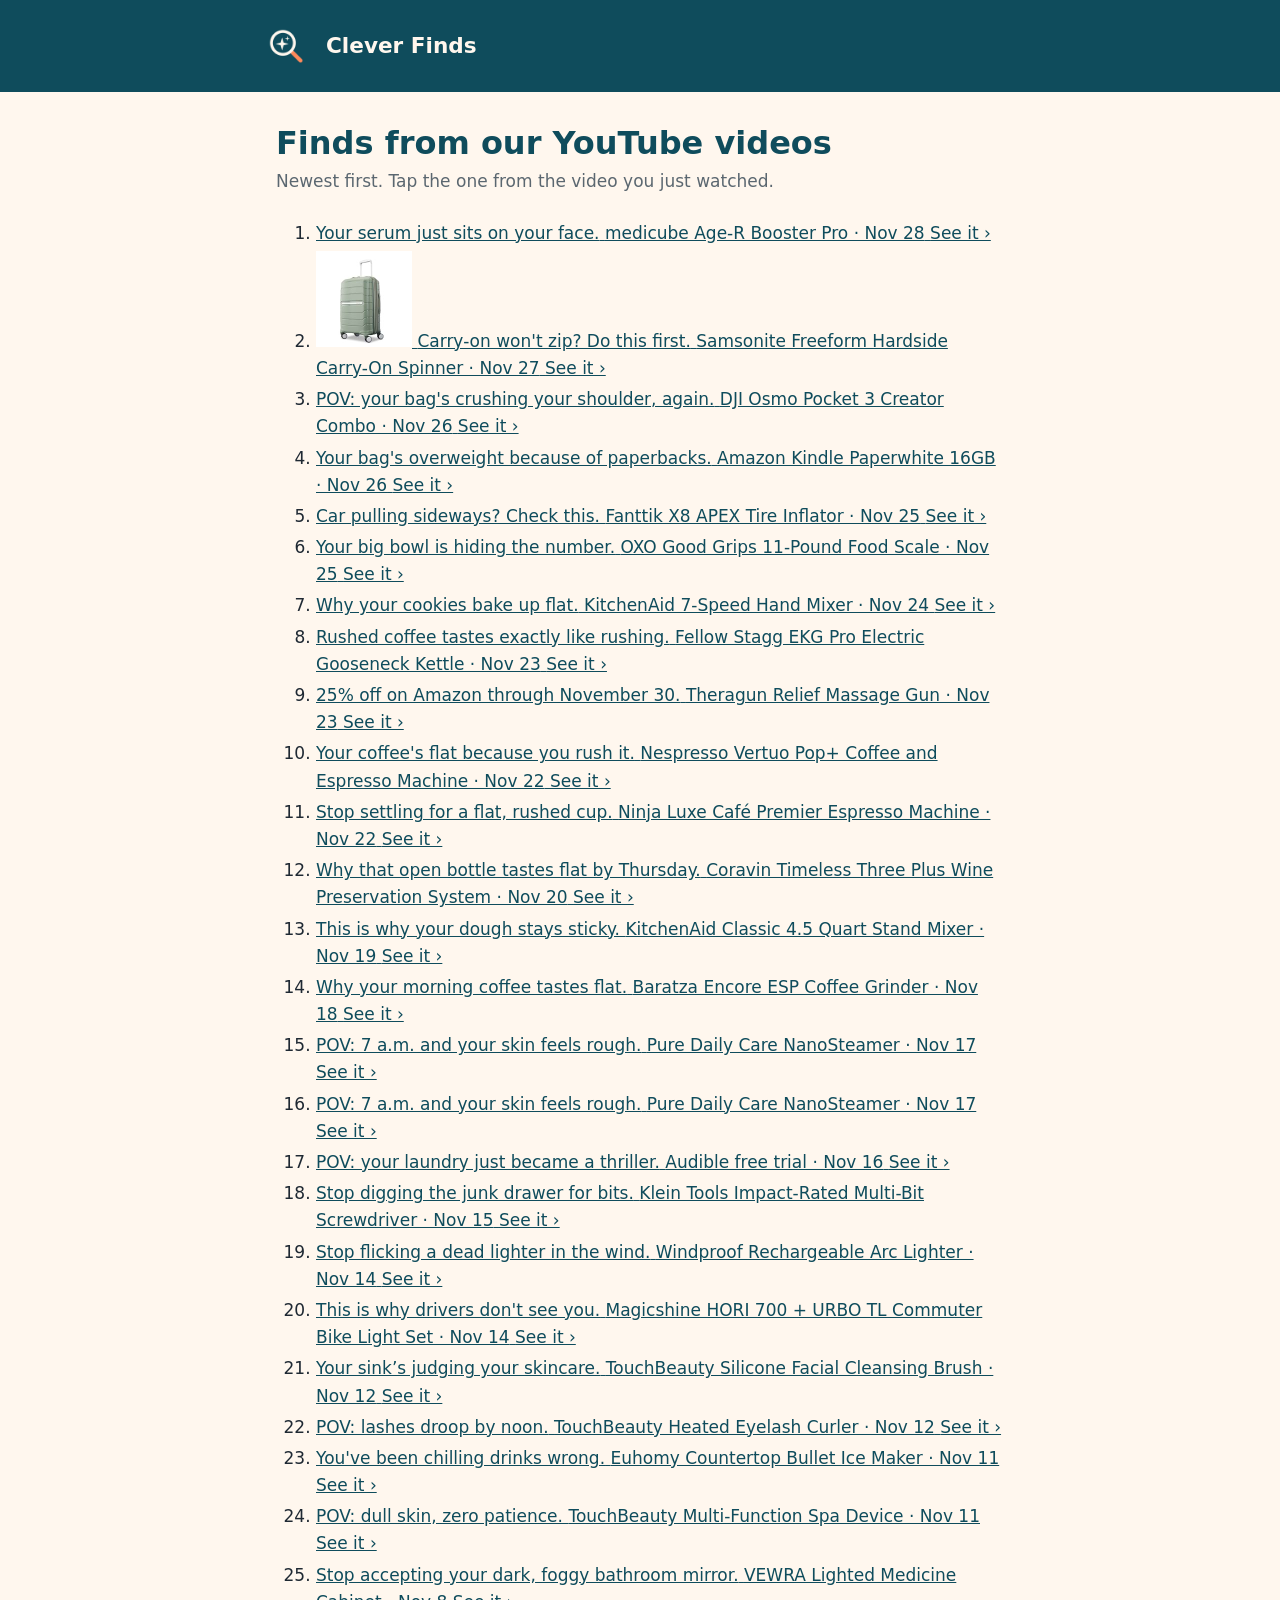
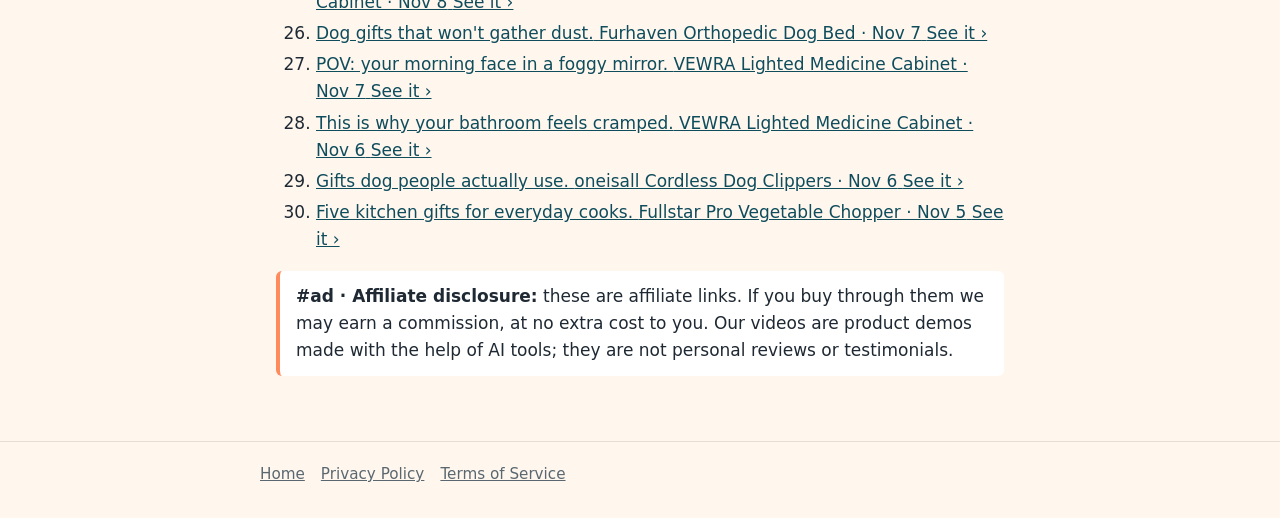
<file: youtube.html>
<!doctype html>
<html lang="en">
<head>
  <meta charset="utf-8">
  <meta name="viewport" content="width=device-width, initial-scale=1">
  <title>Clever Finds on YouTube</title>
  <meta name="description" content="The products from Clever Finds videos on YouTube.">
  <link rel="icon" href="favicon.png">
  <link rel="stylesheet" href="style.css">
</head>
<body>
  <header><div class="wrap"><img src="logo.png" alt=""><a href="./">Clever Finds</a></div></header>
  <main class="wrap">
    <h1>Finds from our YouTube videos</h1>
    <p class="updated">Newest first. Tap the one from the video you just watched.</p>
    
    <ol class="finds">
      
      <li>
        <a class="find" href="https://www.amazon.com/dp/B0CWK6YQ7V?tag=cleverfindsal-20" rel="sponsored noopener" target="_blank">
          
          <span class="find-hook">Your serum just sits on your face.</span>
          <span class="find-meta">medicube Age-R Booster Pro · Nov 28</span>
          <span class="find-go">See it ›</span>
        </a>
      </li>
      
      <li>
        <a class="find with-image" href="https://www.amazon.com/dp/B01LXOCTAZ?tag=cleverfindsal-20" rel="sponsored noopener" target="_blank">
          <img class="find-image" src="thumbs/232.jpg" alt="" width="96" height="96" loading="lazy">
          <span class="find-hook">Carry-on won&#39;t zip? Do this first.</span>
          <span class="find-meta">Samsonite Freeform Hardside Carry-On Spinner · Nov 27</span>
          <span class="find-go">See it ›</span>
        </a>
      </li>
      
      <li>
        <a class="find" href="https://www.amazon.com/dp/B0CG19FGQ5?tag=cleverfindsal-20" rel="sponsored noopener" target="_blank">
          
          <span class="find-hook">POV: your bag&#39;s crushing your shoulder, again.</span>
          <span class="find-meta">DJI Osmo Pocket 3 Creator Combo · Nov 26</span>
          <span class="find-go">See it ›</span>
        </a>
      </li>
      
      <li>
        <a class="find" href="https://www.amazon.com/dp/B0CFPJYX7P?tag=cleverfindsal-20" rel="sponsored noopener" target="_blank">
          
          <span class="find-hook">Your bag&#39;s overweight because of paperbacks.</span>
          <span class="find-meta">Amazon Kindle Paperwhite 16GB · Nov 26</span>
          <span class="find-go">See it ›</span>
        </a>
      </li>
      
      <li>
        <a class="find" href="https://www.amazon.com/dp/B0DFXRSFTV?tag=cleverfindsal-20" rel="sponsored noopener" target="_blank">
          
          <span class="find-hook">Car pulling sideways? Check this.</span>
          <span class="find-meta">Fanttik X8 APEX Tire Inflator · Nov 25</span>
          <span class="find-go">See it ›</span>
        </a>
      </li>
      
      <li>
        <a class="find" href="https://www.amazon.com/dp/B079D9B82W?tag=cleverfindsal-20" rel="sponsored noopener" target="_blank">
          
          <span class="find-hook">Your big bowl is hiding the number.</span>
          <span class="find-meta">OXO Good Grips 11-Pound Food Scale · Nov 25</span>
          <span class="find-go">See it ›</span>
        </a>
      </li>
      
      <li>
        <a class="find" href="https://www.amazon.com/dp/B00C0QJWAQ?tag=cleverfindsal-20" rel="sponsored noopener" target="_blank">
          
          <span class="find-hook">Why your cookies bake up flat.</span>
          <span class="find-meta">KitchenAid 7-Speed Hand Mixer · Nov 24</span>
          <span class="find-go">See it ›</span>
        </a>
      </li>
      
      <li>
        <a class="find" href="https://www.amazon.com/dp/B0BF7HJ8MX?tag=cleverfindsal-20" rel="sponsored noopener" target="_blank">
          
          <span class="find-hook">Rushed coffee tastes exactly like rushing.</span>
          <span class="find-meta">Fellow Stagg EKG Pro Electric Gooseneck Kettle · Nov 23</span>
          <span class="find-go">See it ›</span>
        </a>
      </li>
      
      <li>
        <a class="find" href="https://www.amazon.com/dp/B0CNS894RH?tag=cleverfindsal-20" rel="sponsored noopener" target="_blank">
          
          <span class="find-hook">25% off on Amazon through November 30.</span>
          <span class="find-meta">Theragun Relief Massage Gun · Nov 23</span>
          <span class="find-go">See it ›</span>
        </a>
      </li>
      
      <li>
        <a class="find" href="https://www.amazon.com/dp/B0DVD67F76?tag=cleverfindsal-20" rel="sponsored noopener" target="_blank">
          
          <span class="find-hook">Your coffee&#39;s flat because you rush it.</span>
          <span class="find-meta">Nespresso Vertuo Pop+ Coffee and Espresso Machine · Nov 22</span>
          <span class="find-go">See it ›</span>
        </a>
      </li>
      
      <li>
        <a class="find" href="https://www.amazon.com/dp/B0D45PK5V4?tag=cleverfindsal-20" rel="sponsored noopener" target="_blank">
          
          <span class="find-hook">Stop settling for a flat, rushed cup.</span>
          <span class="find-meta">Ninja Luxe Café Premier Espresso Machine · Nov 22</span>
          <span class="find-go">See it ›</span>
        </a>
      </li>
      
      <li>
        <a class="find" href="https://www.amazon.com/dp/B095BRZYP2?tag=cleverfindsal-20" rel="sponsored noopener" target="_blank">
          
          <span class="find-hook">Why that open bottle tastes flat by Thursday.</span>
          <span class="find-meta">Coravin Timeless Three Plus Wine Preservation System · Nov 20</span>
          <span class="find-go">See it ›</span>
        </a>
      </li>
      
      <li>
        <a class="find" href="https://www.amazon.com/dp/B00004SGFW?tag=cleverfindsal-20" rel="sponsored noopener" target="_blank">
          
          <span class="find-hook">This is why your dough stays sticky.</span>
          <span class="find-meta">KitchenAid Classic 4.5 Quart Stand Mixer · Nov 19</span>
          <span class="find-go">See it ›</span>
        </a>
      </li>
      
      <li>
        <a class="find" href="https://www.amazon.com/dp/B0BW272XCV?tag=cleverfindsal-20" rel="sponsored noopener" target="_blank">
          
          <span class="find-hook">Why your morning coffee tastes flat.</span>
          <span class="find-meta">Baratza Encore ESP Coffee Grinder · Nov 18</span>
          <span class="find-go">See it ›</span>
        </a>
      </li>
      
      <li>
        <a class="find" href="https://www.amazon.com/dp/B01BPKUCRE?tag=cleverfindsal-20" rel="sponsored noopener" target="_blank">
          
          <span class="find-hook">POV: 7 a.m. and your skin feels rough.</span>
          <span class="find-meta">Pure Daily Care NanoSteamer · Nov 17</span>
          <span class="find-go">See it ›</span>
        </a>
      </li>
      
      <li>
        <a class="find" href="https://www.amazon.com/dp/B01BPKUCRE?tag=cleverfindsal-20" rel="sponsored noopener" target="_blank">
          
          <span class="find-hook">POV: 7 a.m. and your skin feels rough.</span>
          <span class="find-meta">Pure Daily Care NanoSteamer · Nov 17</span>
          <span class="find-go">See it ›</span>
        </a>
      </li>
      
      <li>
        <a class="find" href="https://www.amazon.com/dp/B00NB86OYE?tag=cleverfindsal-20" rel="sponsored noopener" target="_blank">
          
          <span class="find-hook">POV: your laundry just became a thriller.</span>
          <span class="find-meta">Audible free trial · Nov 16</span>
          <span class="find-go">See it ›</span>
        </a>
      </li>
      
      <li>
        <a class="find" href="https://www.amazon.com/dp/B0DK2H7G5G?tag=cleverfindsal-20" rel="sponsored noopener" target="_blank">
          
          <span class="find-hook">Stop digging the junk drawer for bits.</span>
          <span class="find-meta">Klein Tools Impact-Rated Multi-Bit Screwdriver · Nov 15</span>
          <span class="find-go">See it ›</span>
        </a>
      </li>
      
      <li>
        <a class="find" href="https://www.amazon.com/dp/B0D4PHGPMN?tag=cleverfindsal-20" rel="sponsored noopener" target="_blank">
          
          <span class="find-hook">Stop flicking a dead lighter in the wind.</span>
          <span class="find-meta">Windproof Rechargeable Arc Lighter · Nov 14</span>
          <span class="find-go">See it ›</span>
        </a>
      </li>
      
      <li>
        <a class="find" href="https://www.awin1.com/cread.php?awinmid=107838&amp;awinaffid=3143219&amp;clickref=youtube-130&amp;campaign=youtube-130&amp;ued=https%3A%2F%2Fmagicshine.com%2Fproducts%2Fhori-700-urbo-tl-bundle%3Fvariant%3D46823454670985" rel="sponsored noopener" target="_blank">
          
          <span class="find-hook">This is why drivers don&#39;t see you.</span>
          <span class="find-meta">Magicshine HORI 700 + URBO TL Commuter Bike Light Set · Nov 14</span>
          <span class="find-go">See it ›</span>
        </a>
      </li>
      
      <li>
        <a class="find" href="https://www.awin1.com/cread.php?awinmid=121158&amp;awinaffid=3143219&amp;clickref=youtube-92&amp;campaign=youtube-92&amp;ued=https%3A%2F%2Ftouchbeauty.com%2Fproducts%2Fsonic-facial-cleanser%3Fvariant%3D47794416025829" rel="sponsored noopener" target="_blank">
          
          <span class="find-hook">Your sink’s judging your skincare.</span>
          <span class="find-meta">TouchBeauty Silicone Facial Cleansing Brush · Nov 12</span>
          <span class="find-go">See it ›</span>
        </a>
      </li>
      
      <li>
        <a class="find" href="https://www.awin1.com/cread.php?awinmid=121158&amp;awinaffid=3143219&amp;clickref=youtube-103&amp;campaign=youtube-103&amp;ued=https%3A%2F%2Ftouchbeauty.com%2Fproducts%2Fheated-eyelash-curler%3Fvariant%3D47618374959333" rel="sponsored noopener" target="_blank">
          
          <span class="find-hook">POV: lashes droop by noon.</span>
          <span class="find-meta">TouchBeauty Heated Eyelash Curler · Nov 12</span>
          <span class="find-go">See it ›</span>
        </a>
      </li>
      
      <li>
        <a class="find" href="https://www.awin1.com/cread.php?awinmid=123988&amp;awinaffid=3143219&amp;clickref=youtube-88&amp;campaign=youtube-88&amp;ued=https%3A%2F%2Fwww.euhomy.com%2Fproducts%2Fdart-h1-countertop-ice-maker-26-3lbs%3Fvariant%3D44617649062066" rel="sponsored noopener" target="_blank">
          
          <span class="find-hook">You&#39;ve been chilling drinks wrong.</span>
          <span class="find-meta">Euhomy Countertop Bullet Ice Maker · Nov 11</span>
          <span class="find-go">See it ›</span>
        </a>
      </li>
      
      <li>
        <a class="find" href="https://www.awin1.com/cread.php?awinmid=121158&amp;awinaffid=3143219&amp;clickref=youtube-84&amp;campaign=youtube-84&amp;ued=https%3A%2F%2Ftouchbeauty.com%2Fproducts%2Fmulti-function-massager%3Fvariant%3D31826603573385" rel="sponsored noopener" target="_blank">
          
          <span class="find-hook">POV: dull skin, zero patience.</span>
          <span class="find-meta">TouchBeauty Multi-Function Spa Device · Nov 11</span>
          <span class="find-go">See it ›</span>
        </a>
      </li>
      
      <li>
        <a class="find" href="https://www.awin1.com/cread.php?awinmid=99013&amp;awinaffid=3143219&amp;clickref=youtube-69&amp;campaign=youtube-69&amp;ued=https%3A%2F%2Fsimpleprojectus.com%2Fproducts%2Flighted-medicine-cabinet-20-30-left-hinged%3Fvariant%3D46213291835649" rel="sponsored noopener" target="_blank">
          
          <span class="find-hook">Stop accepting your dark, foggy bathroom mirror.</span>
          <span class="find-meta">VEWRA Lighted Medicine Cabinet · Nov 8</span>
          <span class="find-go">See it ›</span>
        </a>
      </li>
      
      <li>
        <a class="find" href="https://www.amazon.com/dp/B0759JPRKY?tag=cleverfindsal-20" rel="sponsored noopener" target="_blank">
          
          <span class="find-hook">Dog gifts that won&#39;t gather dust.</span>
          <span class="find-meta">Furhaven Orthopedic Dog Bed · Nov 7</span>
          <span class="find-go">See it ›</span>
        </a>
      </li>
      
      <li>
        <a class="find" href="https://www.awin1.com/cread.php?awinmid=99013&amp;awinaffid=3143219&amp;clickref=youtube-48&amp;campaign=youtube-48&amp;ued=https%3A%2F%2Fsimpleprojectus.com%2Fproducts%2Flighted-medicine-cabinet-20-30-left-hinged%3Fvariant%3D46213291835649" rel="sponsored noopener" target="_blank">
          
          <span class="find-hook">POV: your morning face in a foggy mirror.</span>
          <span class="find-meta">VEWRA Lighted Medicine Cabinet · Nov 7</span>
          <span class="find-go">See it ›</span>
        </a>
      </li>
      
      <li>
        <a class="find" href="https://www.awin1.com/cread.php?awinmid=99013&amp;awinaffid=3143219&amp;clickref=youtube-44&amp;campaign=youtube-44&amp;ued=https%3A%2F%2Fsimpleprojectus.com%2Fproducts%2Flighted-medicine-cabinet-20-30-left-hinged%3Fvariant%3D46213291835649" rel="sponsored noopener" target="_blank">
          
          <span class="find-hook">This is why your bathroom feels cramped.</span>
          <span class="find-meta">VEWRA Lighted Medicine Cabinet · Nov 6</span>
          <span class="find-go">See it ›</span>
        </a>
      </li>
      
      <li>
        <a class="find" href="https://www.amazon.com/dp/B0DCZ9WN8Q?tag=cleverfindsal-20" rel="sponsored noopener" target="_blank">
          
          <span class="find-hook">Gifts dog people actually use.</span>
          <span class="find-meta">oneisall Cordless Dog Clippers · Nov 6</span>
          <span class="find-go">See it ›</span>
        </a>
      </li>
      
      <li>
        <a class="find" href="https://www.amazon.com/dp/B0BHSXFTGH?tag=cleverfindsal-20" rel="sponsored noopener" target="_blank">
          
          <span class="find-hook">Five kitchen gifts for everyday cooks.</span>
          <span class="find-meta">Fullstar Pro Vegetable Chopper · Nov 5</span>
          <span class="find-go">See it ›</span>
        </a>
      </li>
      
    </ol>
    
    <p class="note"><strong>#ad · Affiliate disclosure:</strong> these are affiliate links. If you buy
      through them we may earn a commission, at no extra cost to you. Our videos are product demos
      made with the help of AI tools; they are not personal reviews or testimonials.</p>
  </main>
  <footer><div class="wrap">
    <a href="./">Home</a><a href="privacy.html">Privacy Policy</a><a href="terms.html">Terms of Service</a>
  </div></footer>
</body>
</html>
</file>
<file: style.css>
/* Clever Finds site. Brand colours from branding/ (see CLAUDE.md). System fonts only:
   no Google Fonts or other third-party requests, so visitors' IPs go nowhere but GitHub. */
:root {
  --teal: #0F4C5C;
  --orange: #FF8A5B;
  --cream: #FFF7EE;
  --ink: #1F2933;
  --muted: #5B6770;
  --line: #E6DED4;
  color-scheme: light;
}
* { box-sizing: border-box; }
body {
  margin: 0;
  background: var(--cream);
  color: var(--ink);
  font: 17px/1.6 system-ui, -apple-system, "Segoe UI", Roboto, Helvetica, Arial, sans-serif;
}
header {
  background: var(--teal);
  color: var(--cream);
  padding: 20px 16px;
}
header .wrap { display: flex; align-items: center; gap: 14px; }
header img { width: 52px; height: 52px; border-radius: 50%; }
header a { color: inherit; text-decoration: none; font-weight: 800; font-size: 1.35rem; }
.wrap { max-width: 760px; margin: 0 auto; }
main { padding: 32px 16px 48px; }
h1 { color: var(--teal); font-size: 2rem; line-height: 1.2; margin: 0 0 6px; }
h2 { color: var(--teal); font-size: 1.25rem; margin: 36px 0 8px; }
h3 { font-size: 1.05rem; margin: 22px 0 6px; }
a { color: var(--teal); }
.updated { color: var(--muted); margin: 0 0 24px; }
.note {
  background: #fff;
  border-left: 4px solid var(--orange);
  padding: 12px 16px;
  border-radius: 6px;
}
ul { padding-left: 1.2em; }
li { margin: 4px 0; }
footer {
  border-top: 1px solid var(--line);
  color: var(--muted);
  padding: 20px 16px 32px;
  font-size: 0.95rem;
}
footer a { color: var(--muted); margin-right: 16px; }
.hero { text-align: center; padding-top: 24px; }
.hero img { width: 120px; height: 120px; border-radius: 50%; }
.hero p { font-size: 1.15rem; color: var(--muted); }
</file>
